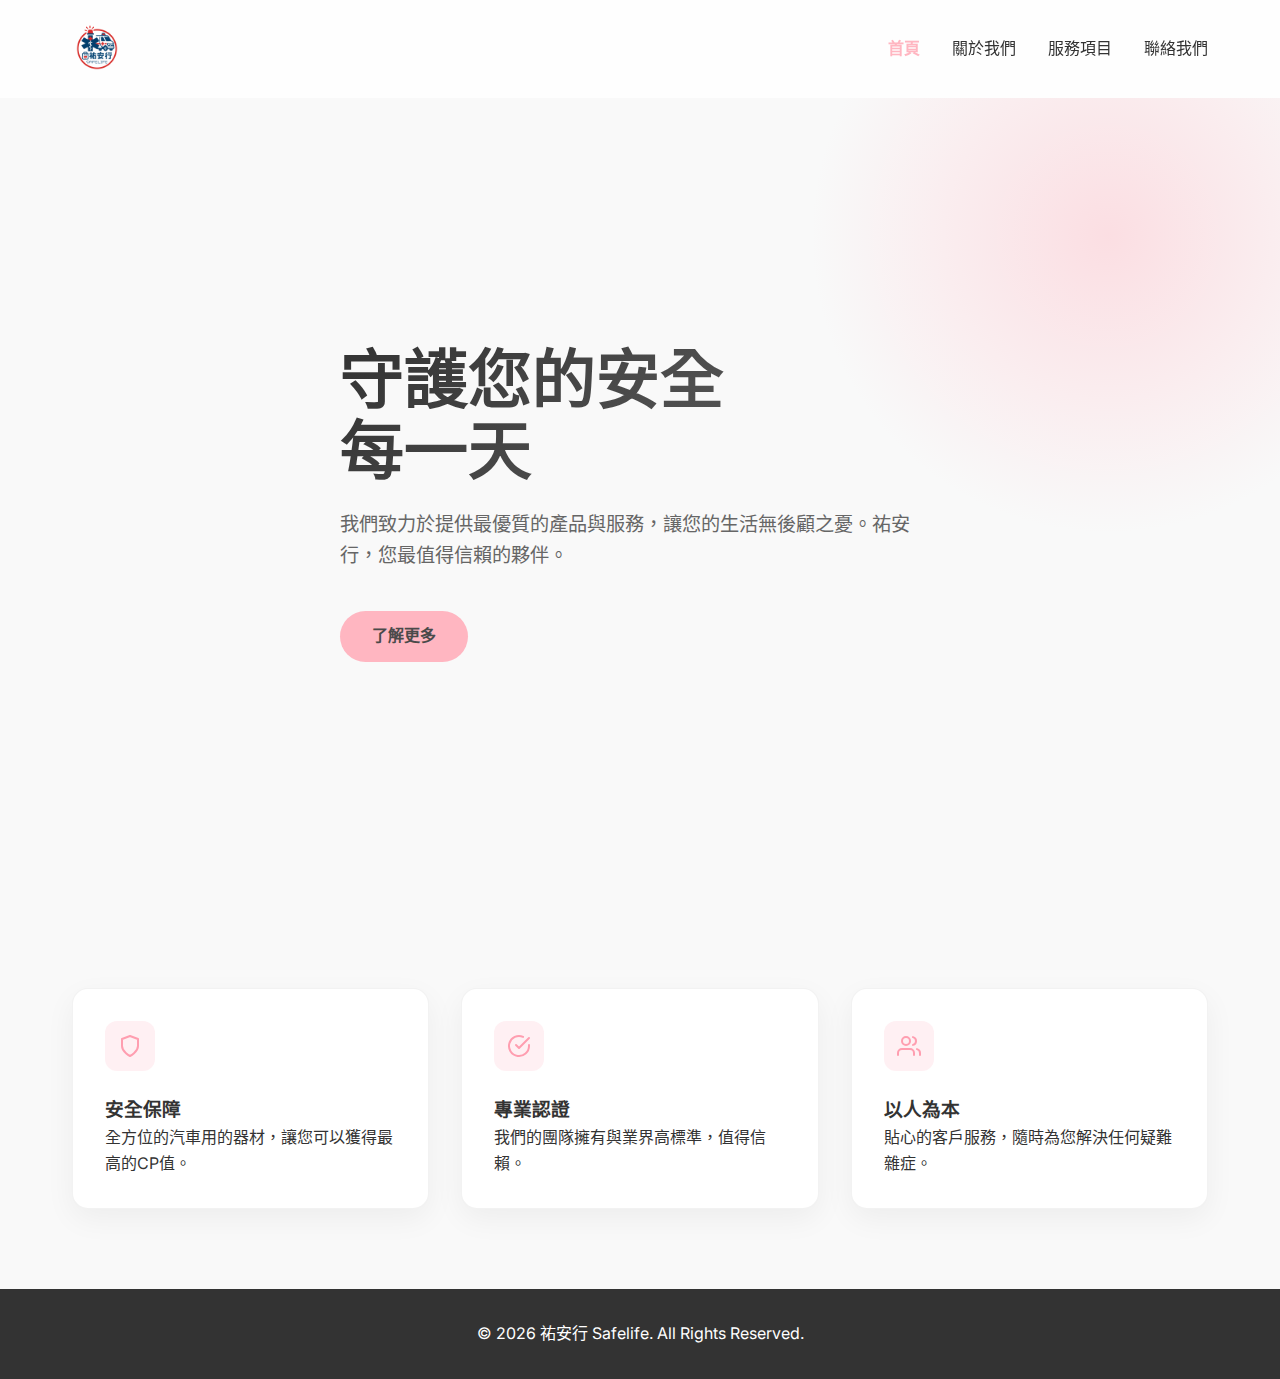
<file: index.html>
<!DOCTYPE html>
<html lang="zh-TW">

<head>
    <meta charset="UTF-8">
    <meta name="viewport" content="width=device-width, initial-scale=1.0">
    <title>祐安行 Safelife</title>
    <link rel="stylesheet" href="style.css">
    <link href="https://fonts.googleapis.com/css2?family=Inter:wght@400;600;700&display=swap" rel="stylesheet">
</head>

<body>

    <!-- Navigation -->
    <header>
        <div class="container">
            <div class="flex nav-wrapper">
                <a href="index.html" class="logo"><img src="logo.png" alt="祐安行 Safelife"></a>
                <nav class="flex nav-links">
                    <a href="index.html" class="active">首頁</a>
                    <a href="about.html">關於我們</a>
                    <a href="services.html">服務項目</a>
                    <a href="contact.html">聯絡我們</a>
                </nav>
            </div>
        </div>
    </header>

    <!-- Hero Section -->
    <section class="hero">
        <div class="container">
            <div class="hero-content">
                <h1>守護您的安全<br>每一天</h1>
                <p>我們致力於提供最優質的產品與服務，讓您的生活無後顧之憂。祐安行，您最值得信賴的夥伴。</p>
                <a href="services.html" class="btn btn-primary">了解更多</a>
            </div>
        </div>
    </section>

    <!-- Features Section -->
    <section class="features">
        <div class="container">
            <div class="flex" style="gap: 2rem; justify-content: center; flex-wrap: wrap;">
                <!-- Feature 1 -->
                <div class="card" style="flex: 1; min-width: 250px;">
                    <div class="icon-box">
                        <svg xmlns="http://www.w3.org/2000/svg" width="24" height="24" viewBox="0 0 24 24" fill="none"
                            stroke="currentColor" stroke-width="2" stroke-linecap="round" stroke-linejoin="round">
                            <path d="M12 22s8-4 8-10V5l-8-3-8 3v7c0 6 8 10 8 10z" />
                        </svg>
                    </div>
                    <h3>安全保障</h3>
                    <p>全方位的汽車用的器材，讓您可以獲得最高的CP值。</p>
                </div>
                <!-- Feature 2 -->
                <div class="card" style="flex: 1; min-width: 250px;">
                    <div class="icon-box">
                        <svg xmlns="http://www.w3.org/2000/svg" width="24" height="24" viewBox="0 0 24 24" fill="none"
                            stroke="currentColor" stroke-width="2" stroke-linecap="round" stroke-linejoin="round">
                            <path d="M22 11.08V12a10 10 0 1 1-5.93-9.14" />
                            <polyline points="22 4 12 14.01 9 11.01" />
                        </svg>
                    </div>
                    <h3>專業認證</h3>
                    <p>我們的團隊擁有與業界高標準，值得信賴。</p>
                </div>
                <!-- Feature 3 -->
                <div class="card" style="flex: 1; min-width: 250px;">
                    <div class="icon-box">
                        <svg xmlns="http://www.w3.org/2000/svg" width="24" height="24" viewBox="0 0 24 24" fill="none"
                            stroke="currentColor" stroke-width="2" stroke-linecap="round" stroke-linejoin="round">
                            <path d="M17 21v-2a4 4 0 0 0-4-4H5a4 4 0 0 0-4 4v2" />
                            <circle cx="9" cy="7" r="4" />
                            <path d="M23 21v-2a4 4 0 0 0-3-3.87" />
                            <path d="M16 3.13a4 4 0 0 1 0 7.75" />
                        </svg>
                    </div>
                    <h3>以人為本</h3>
                    <p>貼心的客戶服務，隨時為您解決任何疑難雜症。</p>
                </div>
            </div>
        </div>
    </section>

    <!-- Footer -->
    <footer>
        <div class="container">
            <p>&copy; 2026 祐安行 Safelife. All Rights Reserved.</p>
        </div>
    </footer>

</body>

</html>
</file>
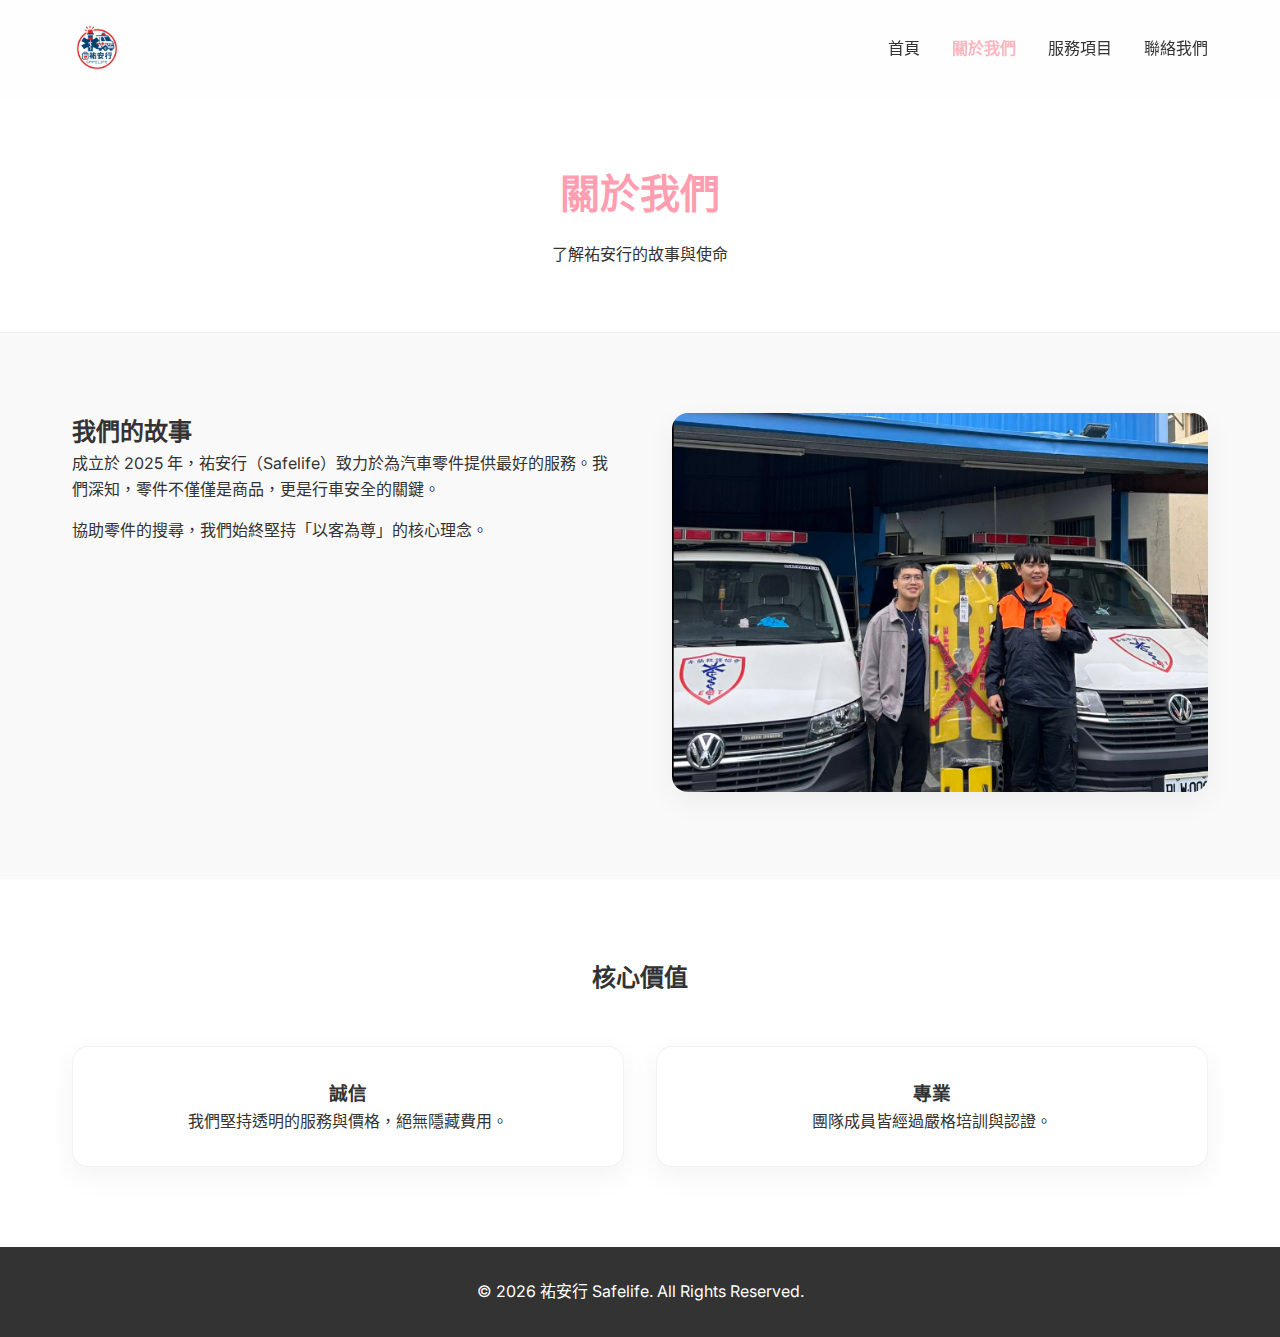
<file: about.html>
<!DOCTYPE html>
<html lang="zh-TW">

<head>
    <meta charset="UTF-8">
    <meta name="viewport" content="width=device-width, initial-scale=1.0">
    <title>關於我們 - 祐安行 Safelife</title>
    <link rel="stylesheet" href="style.css">
    <link href="https://fonts.googleapis.com/css2?family=Inter:wght@400;600;700&display=swap" rel="stylesheet">
</head>

<body>

    <!-- Navigation -->
    <header>
        <div class="container">
            <div class="flex nav-wrapper">
                <a href="index.html" class="logo"><img src="logo.png" alt="祐安行 Safelife"></a>
                <nav class="flex nav-links">
                    <a href="index.html">首頁</a>
                    <a href="about.html" class="active">關於我們</a>
                    <a href="services.html">服務項目</a>
                    <a href="contact.html">聯絡我們</a>
                </nav>
            </div>
        </div>
    </header>

    <!-- Page Header -->
    <section class="page-header">
        <div class="container">
            <h1>關於我們</h1>
            <p>了解祐安行的故事與使命</p>
        </div>
    </section>

    <!-- About Content -->
    <section class="section">
        <div class="container">
            <div class="flex" style="align-items: flex-start; gap: 4rem; flex-wrap: wrap;">
                <div style="flex: 1; min-width: 300px;">
                    <h2>我們的故事</h2>
                    <p style="margin-bottom: 1rem;">成立於 2025
                        年，祐安行（Safelife）致力於為汽車零件提供最好的服務。我們深知，零件不僅僅是商品，更是行車安全的關鍵。</p>
                    <p>協助零件的搜尋，我們始終堅持「以客為尊」的核心理念。</p>
                </div>
                <div style="flex: 1; min-width: 300px;">
                    <img src="aboutme.png" alt="關於我們"
                        style="width: 100%; border-radius: 1rem; box-shadow: var(--shadow-soft);">
                </div>
            </div>
        </div>
    </section>

    <section class="section" style="background-color: var(--color-white);">
        <div class="container">
            <h2 style="text-align: center; margin-bottom: 3rem;">核心價值</h2>
            <div class="flex" style="gap: 2rem; justify-content: center; flex-wrap: wrap;">
                <div class="card" style="text-align: center; flex: 1;">
                    <h3>誠信</h3>
                    <p>我們堅持透明的服務與價格，絕無隱藏費用。</p>
                </div>
                <div class="card" style="text-align: center; flex: 1;">
                    <h3>專業</h3>
                    <p>團隊成員皆經過嚴格培訓與認證。</p>
                </div>

            </div>
        </div>
    </section>

    <!-- Footer -->
    <footer>
        <div class="container">
            <p>&copy; 2026 祐安行 Safelife. All Rights Reserved.</p>
        </div>
    </footer>

</body>

</html>
</file>
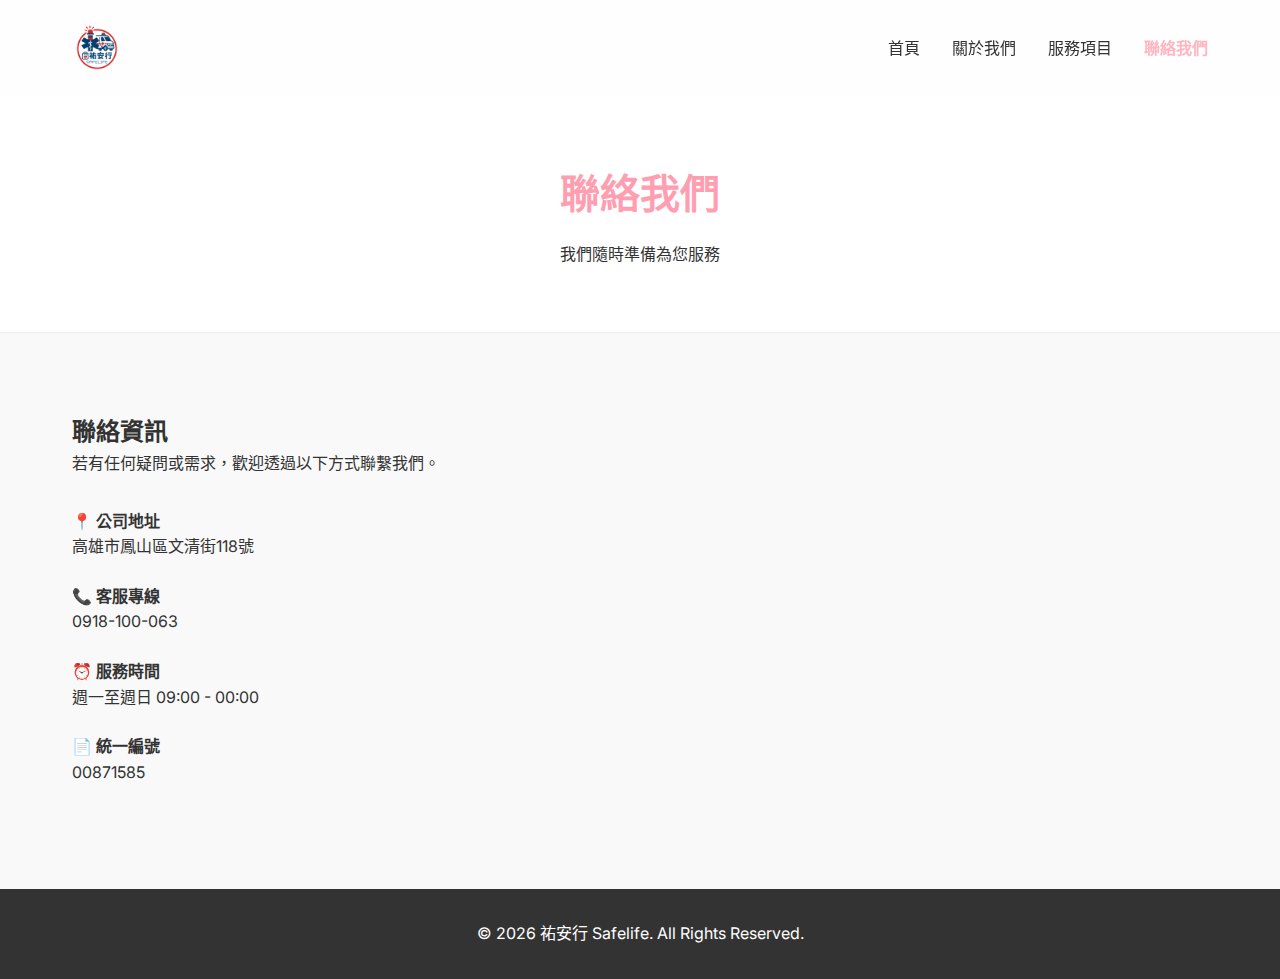
<file: contact.html>
<!DOCTYPE html>
<html lang="zh-TW">

<head>
    <meta charset="UTF-8">
    <meta name="viewport" content="width=device-width, initial-scale=1.0">
    <title>聯絡我們 - 祐安行 Safelife</title>
    <link rel="stylesheet" href="style.css">
    <link href="https://fonts.googleapis.com/css2?family=Inter:wght@400;600;700&display=swap" rel="stylesheet">
</head>

<body>

    <!-- Navigation -->
    <header>
        <div class="container">
            <div class="flex nav-wrapper">
                <a href="index.html" class="logo"><img src="logo.png" alt="祐安行 Safelife"></a>
                <nav class="flex nav-links">
                    <a href="index.html">首頁</a>
                    <a href="about.html">關於我們</a>
                    <a href="services.html">服務項目</a>
                    <a href="contact.html" class="active">聯絡我們</a>
                </nav>
            </div>
        </div>
    </header>

    <!-- Page Header -->
    <section class="page-header">
        <div class="container">
            <h1>聯絡我們</h1>
            <p>我們隨時準備為您服務</p>
        </div>
    </section>

    <!-- Contact Section -->
    <section class="section">
        <div class="container">
            <div class="flex" style="align-items: flex-start; gap: 4rem; flex-wrap: wrap;">

                <!-- Contact Info -->
                <div style="flex: 1; min-width: 300px;">
                    <h2>聯絡資訊</h2>
                    <p style="margin-bottom: 2rem;">若有任何疑問或需求，歡迎透過以下方式聯繫我們。</p>

                    <div style="margin-bottom: 1.5rem;">
                        <strong>📍 公司地址</strong>
                        <p>高雄市鳳山區文清街118號</p>
                    </div>

                    <div style="margin-bottom: 1.5rem;">
                        <strong>📞 客服專線</strong>
                        <p>0918-100-063</p>
                    </div>

                    <div style="margin-bottom: 1.5rem;">
                        <strong>⏰ 服務時間</strong>
                        <p>週一至週日 09:00 - 00:00</p>
                    </div>

                    <div style="margin-bottom: 1.5rem;">
                        <strong>📄 統一編號</strong>
                        <p>00871585</p>
                    </div>
                </div>

            </div>
        </div>
    </section>

    <!-- Footer -->
    <footer>
        <div class="container">
            <p>&copy; 2026 祐安行 Safelife. All Rights Reserved.</p>
        </div>
    </footer>

</body>

</html>
</file>
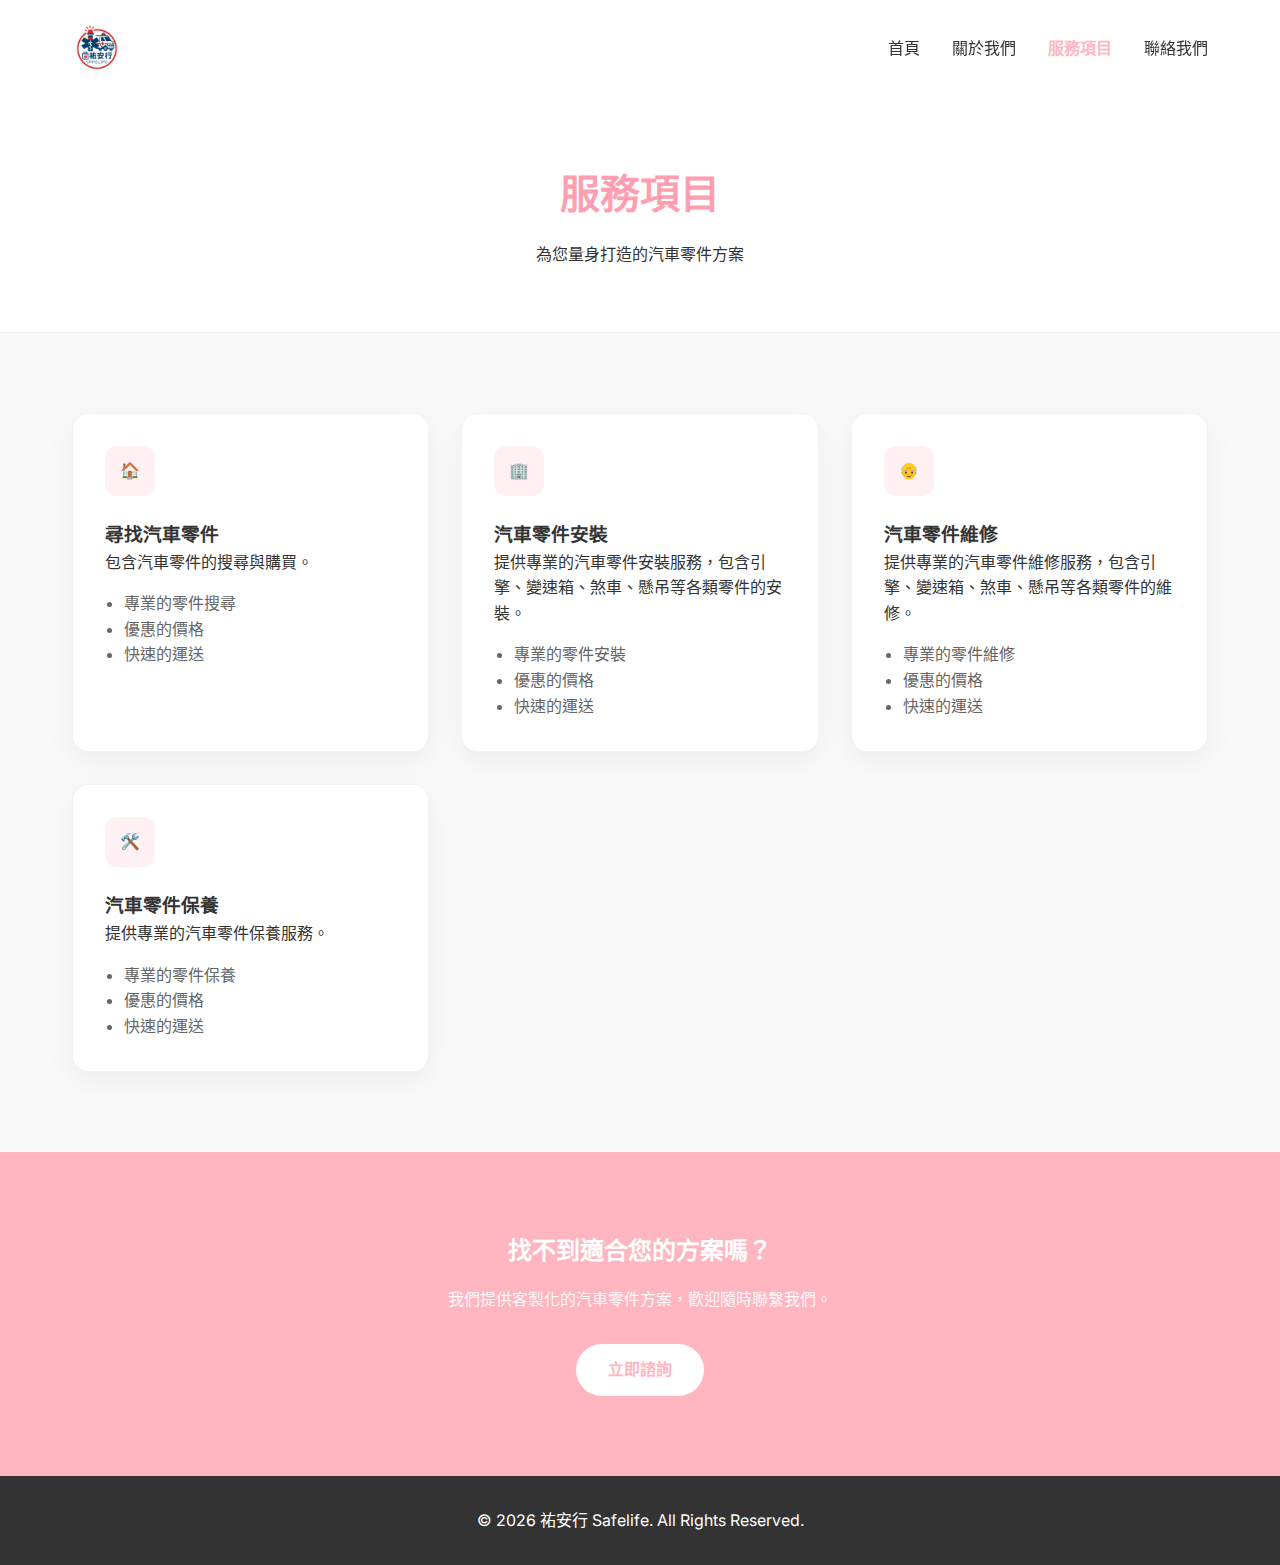
<file: services.html>
<!DOCTYPE html>
<html lang="zh-TW">

<head>
    <meta charset="UTF-8">
    <meta name="viewport" content="width=device-width, initial-scale=1.0">
    <title>服務項目 - 祐安行 Safelife</title>
    <link rel="stylesheet" href="style.css">
    <link href="https://fonts.googleapis.com/css2?family=Inter:wght@400;600;700&display=swap" rel="stylesheet">
</head>

<body>

    <!-- Navigation -->
    <header>
        <div class="container">
            <div class="flex nav-wrapper">
                <a href="index.html" class="logo"><img src="logo.png" alt="祐安行 Safelife"></a>
                <nav class="flex nav-links">
                    <a href="index.html">首頁</a>
                    <a href="about.html">關於我們</a>
                    <a href="services.html" class="active">服務項目</a>
                    <a href="contact.html">聯絡我們</a>
                </nav>
            </div>
        </div>
    </header>

    <!-- Page Header -->
    <section class="page-header">
        <div class="container">
            <h1>服務項目</h1>
            <p>為您量身打造的汽車零件方案</p>
        </div>
    </section>

    <!-- Services Grid -->
    <section class="section">
        <div class="container">
            <div style="display: grid; grid-template-columns: repeat(auto-fit, minmax(300px, 1fr)); gap: 2rem;">

                <div class="card">
                    <div class="icon-box">🏠</div>
                    <h3>尋找汽車零件</h3>
                    <p>包含汽車零件的搜尋與購買。</p>
                    <ul style="margin-top: 1rem; padding-left: 1.2rem; color: #666;">
                        <li>專業的零件搜尋</li>
                        <li>優惠的價格</li>
                        <li>快速的運送</li>
                    </ul>
                </div>

                <div class="card">
                    <div class="icon-box">🏢</div>
                    <h3>汽車零件安裝</h3>
                    <p>提供專業的汽車零件安裝服務，包含引擎、變速箱、煞車、懸吊等各類零件的安裝。</p>
                    <ul style="margin-top: 1rem; padding-left: 1.2rem; color: #666;">
                        <li>專業的零件安裝</li>
                        <li>優惠的價格</li>
                        <li>快速的運送</li>
                    </ul>
                </div>

                <div class="card">
                    <div class="icon-box">👴</div>
                    <h3>汽車零件維修</h3>
                    <p>提供專業的汽車零件維修服務，包含引擎、變速箱、煞車、懸吊等各類零件的維修。</p>
                    <ul style="margin-top: 1rem; padding-left: 1.2rem; color: #666;">
                        <li>專業的零件維修</li>
                        <li>優惠的價格</li>
                        <li>快速的運送</li>
                    </ul>
                </div>

                <div class="card">
                    <div class="icon-box">🛠️</div>
                    <h3>汽車零件保養</h3>
                    <p>提供專業的汽車零件保養服務。</p>
                    <ul style="margin-top: 1rem; padding-left: 1.2rem; color: #666;">
                        <li>專業的零件保養</li>
                        <li>優惠的價格</li>
                        <li>快速的運送</li>
                    </ul>
                </div>

            </div>
        </div>
    </section>

    <!-- Content Block -->
    <section class="section" style="background-color: var(--color-primary); color: white; text-align: center;">
        <div class="container">
            <h2 style="color: white; margin-bottom: 1rem;">找不到適合您的方案嗎？</h2>
            <p style="margin-bottom: 2rem; opacity: 0.9;">我們提供客製化的汽車零件方案，歡迎隨時聯繫我們。</p>
            <a href="contact.html" class="btn" style="background: white; color: var(--color-primary);">立即諮詢</a>
        </div>
    </section>

    <!-- Footer -->
    <footer>
        <div class="container">
            <p>&copy; 2026 祐安行 Safelife. All Rights Reserved.</p>
        </div>
    </footer>

</body>

</html>
</file>
<file: style.css>
:root {
    --color-primary: #FFB6C1;
    --color-primary-dark: #ff9eb0;
    --color-text: #333;
    --color-bg: #f9f9f9;
    --color-white: #ffffff;
    --shadow-soft: 0 10px 30px rgba(0, 0, 0, 0.05);
    --radius-lg: 1rem;
    --radius-full: 9999px;
    --font-sans: 'Inter', system-ui, -apple-system, sans-serif;
}

* {
    margin: 0;
    padding: 0;
    box-sizing: border-box;
}

body {
    font-family: var(--font-sans);
    color: var(--color-text);
    background-color: var(--color-bg);
    line-height: 1.6;
    -webkit-font-smoothing: antialiased;
}

a {
    text-decoration: none;
    color: inherit;
    transition: all 0.3s ease;
}

/* Utilities */
.container {
    max-width: 1200px;
    margin: 0 auto;
    padding: 0 2rem;
}

.flex {
    display: flex;
    align-items: center;
}

.btn {
    display: inline-block;
    padding: 0.8rem 2rem;
    border-radius: var(--radius-full);
    font-weight: 600;
    cursor: pointer;
    transition: transform 0.2s, box-shadow 0.2s;
    border: none;
}

.btn-primary {
    background-color: var(--color-primary);
    color: #fff;
    /* White text creates good contrast on darker pinks, but #FFB6C1 is light. Let's check contrast. */
    /* #FFB6C1 is quite light. Dark text might be better for accessibility, or a darker hover. 
       However, for a "primary" button, often white text is expected. 
       Let's use a slightly darker shade for text if needed, or ensuring text shadow etc.
       Actually, let's stick to a standard look, maybe dark text on this specific pink if it's too light?
       #FFB6C1 is LightPink. White text might be hard to read. 
       Let's try a darker text color for the button for better a11y, or a bold white with shadow.
       For now, I'll stick to white but maybe add a text-shadow or use a darker primary variant for the button bg if strictly needed, 
       but the prompt asked for #FFB6C1 as primary. I will use it as BG. */
    color: #4a4a4a;
    /* Using dark grey for better readability on light pink */
}

.btn-primary:hover {
    background-color: var(--color-primary-dark);
    transform: translateY(-2px);
    box-shadow: 0 5px 15px rgba(255, 182, 193, 0.4);
}

/* Header */
header {
    padding: 1.5rem 0;
    background: rgba(255, 255, 255, 0.8);
    backdrop-filter: blur(10px);
    position: sticky;
    top: 0;
    z-index: 100;
}

.nav-wrapper {
    justify-content: space-between;
}

.logo {
    display: flex;
    align-items: center;
}

.logo img {
    height: 50px;
    width: auto;
}

.nav-links {
    gap: 2rem;
}

.nav-links a:hover {
    color: var(--color-primary);
}

/* Hero Section */
.hero {
    min-height: 90vh;
    padding: 5rem 0;
    display: flex;
    align-items: center;
    position: relative;
    overflow: hidden;
}

.hero::before {
    content: '';
    position: absolute;
    top: -20%;
    right: -10%;
    width: 600px;
    height: 600px;
    background: radial-gradient(circle, rgba(255, 182, 193, 0.4) 0%, rgba(255, 255, 255, 0) 70%);
    border-radius: 50%;
    z-index: -1;
}

.hero-content {
    max-width: 600px;
}

.hero h1 {
    font-size: 4rem;
    line-height: 1.1;
    margin-bottom: 1.5rem;
    background: linear-gradient(135deg, #333 0%, #666 100%);
    background-clip: text;
    -webkit-background-clip: text;
    -webkit-text-fill-color: transparent;
}

.hero p {
    font-size: 1.2rem;
    color: #666;
    margin-bottom: 2.5rem;
}

/* Cards / Features (Optional demo content) */
.features {
    padding: 5rem 0;
}

.card {
    background: var(--color-white);
    padding: 2rem;
    border-radius: var(--radius-lg);
    box-shadow: var(--shadow-soft);
    border: 1px solid rgba(0, 0, 0, 0.05);
    transition: transform 0.3s;
}

.card:hover {
    transform: translateY(-5px);
}

.icon-box {
    width: 50px;
    height: 50px;
    background-color: rgba(255, 182, 193, 0.2);
    border-radius: 12px;
    display: flex;
    align-items: center;
    justify-content: center;
    margin-bottom: 1.5rem;
    color: var(--color-primary-dark);
}

/* Sections & Layout */
.section {
    padding: 5rem 0;
}

.page-header {
    background-color: var(--color-white);
    padding: 4rem 0;
    text-align: center;
    border-bottom: 1px solid #eee;
}

.page-header h1 {
    font-size: 2.5rem;
    margin-bottom: 1rem;
    color: var(--color-primary-dark);
}

/* Nav Active State */
.nav-links a.active {
    color: var(--color-primary);
    font-weight: 700;
}

/* Footer */
footer {
    background-color: #333;
    color: #fff;
    padding: 2rem 0;
    text-align: center;
    margin-top: auto;
}
</file>
